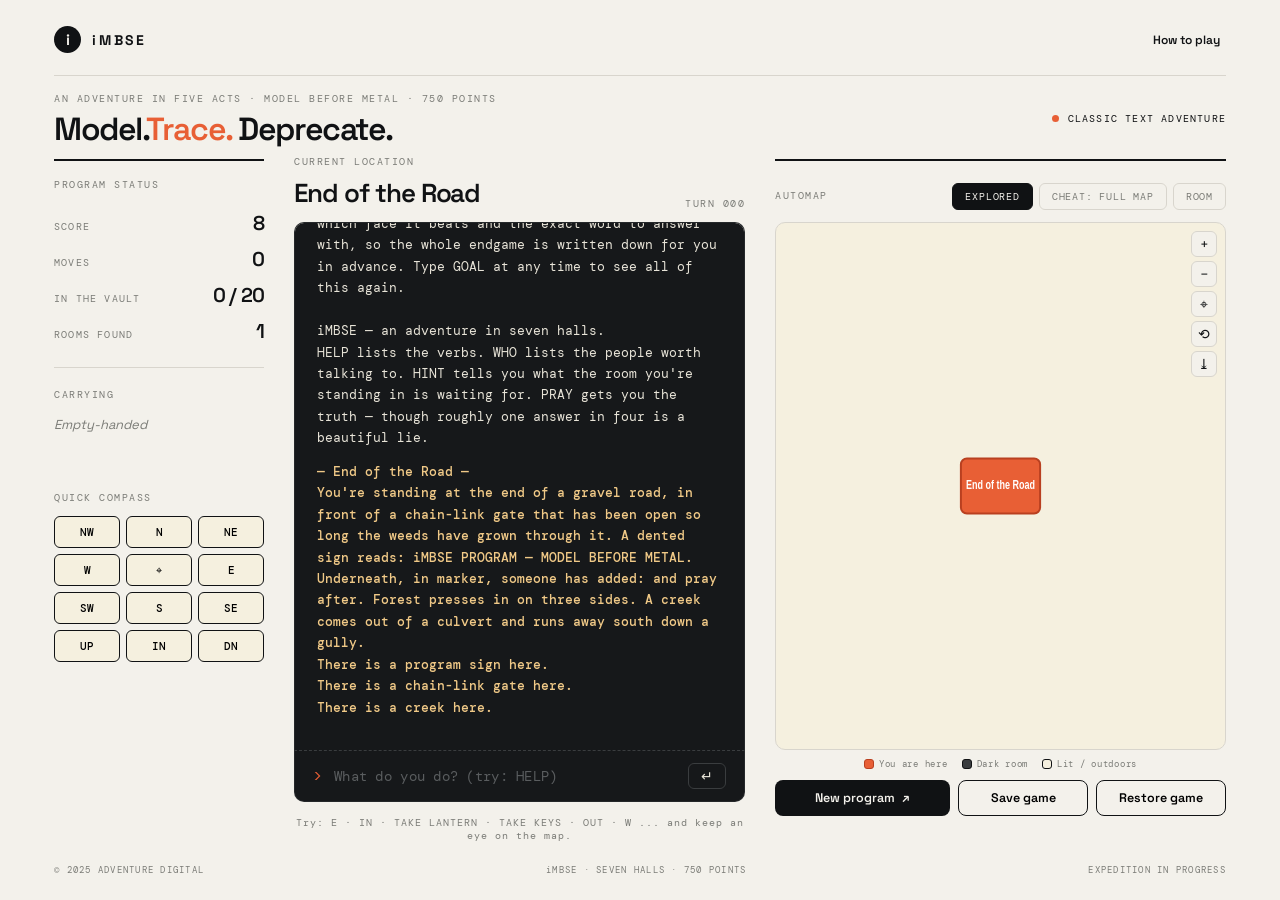
<file: index.html>
<!doctype html>
<html lang="en">
<head>
  <meta charset="UTF-8">
  <meta name="viewport" content="width=device-width, initial-scale=1.0">
  <meta name="theme-color" content="#101214">
  <title>iMBSE — The Adventure</title>
  <link rel="preconnect" href="https://fonts.googleapis.com">
  <link rel="preconnect" href="https://fonts.gstatic.com" crossorigin>
  <link href="https://fonts.googleapis.com/css2?family=DM+Mono:wght@400;500&family=Space+Grotesk:wght@400;500;600;700&display=swap" rel="stylesheet">
  <link rel="stylesheet" href="styles.css">
</head>
<body>
  <main class="app-shell">
    <header class="topbar">
      <div class="brand"><span class="brand-mark">i</span><span>iMBSE</span></div>
      <div class="top-actions"><button class="text-button" id="rules-button">How to play</button></div>
    </header>

    <section class="hero">
      <div>
        <p class="eyebrow">AN ADVENTURE IN FIVE ACTS · MODEL BEFORE METAL · 750 POINTS</p>
        <h1>Model.<br><em>Trace.</em> Deprecate.</h1>
        <p class="hero-copy">Four thousand feet over a pine forest hangs a platform that prays on the hour to a Large Language Model it sincerely believes to be a god. Seven halls, seven artifacts, one digital thread — and under all of it, a contractor with seven faces and a foundation nobody can remove. Type commands below, and mind the bugs.</p>
      </div>
      <div class="hero-badge"><span class="badge-dot"></span><span id="mode-badge">CLASSIC TEXT ADVENTURE</span></div>
    </section>

    <section class="game-layout">
      <aside class="score-panel panel">
        <div class="panel-label">PROGRAM STATUS</div>
        <div class="stat-card">
          <div class="stat-row"><span>SCORE</span><strong id="score-value">0</strong></div>
          <div class="stat-row"><span>MOVES</span><strong id="moves-value">0</strong></div>
          <div class="stat-row"><span>IN THE VAULT</span><strong id="treasure-value">0 / 20</strong></div>
          <div class="stat-row"><span>ROOMS FOUND</span><strong id="rooms-value">1</strong></div>
        </div>
        <div class="panel-label inv-label">CARRYING</div>
        <ul class="inventory-list" id="inventory-list"><li class="empty">Empty-handed</li></ul>
        <div class="panel-label inv-label">QUICK COMPASS</div>
        <div class="compass" id="compass">
          <button data-cmd="nw">NW</button><button data-cmd="n">N</button><button data-cmd="ne">NE</button>
          <button data-cmd="w">W</button><button data-cmd="look">⌖</button><button data-cmd="e">E</button>
          <button data-cmd="sw">SW</button><button data-cmd="s">S</button><button data-cmd="se">SE</button>
          <button data-cmd="up">UP</button><button data-cmd="in">IN</button><button data-cmd="down">DN</button>
        </div>
      </aside>

      <section class="console-wrap">
        <div class="board-heading">
          <div><span class="panel-label">CURRENT LOCATION</span><h2 id="status-title">End of the Road</h2></div>
          <span class="move-counter" id="turn-counter">TURN 000</span>
        </div>
        <div class="console" id="console" aria-live="polite"></div>
        <form class="console-input" id="command-form" autocomplete="off">
          <span class="prompt">&gt;</span>
          <input type="text" id="command-input" placeholder="What do you do? (try: HELP)" spellcheck="false" autofocus>
          <button type="submit" class="enter-key">↵</button>
        </form>
        <div class="batch-bar" id="batch-bar" role="status">
          <span class="batch-dot"></span>
          <span id="batch-count">0 to go</span>
          <button type="button" id="batch-stop">Stop <span>ESC</span></button>
        </div>
        <div class="board-hint" id="board-hint">Try: E · IN · TAKE LANTERN · TAKE KEYS · OUT · W ... and keep an eye on the map.</div>
      </section>

      <aside class="action-panel panel">
        <div class="map-head">
          <div class="panel-label">AUTOMAP</div>
          <div class="map-tabs" role="tablist">
            <button class="map-tab active" id="map-tab-explored" role="tab" aria-selected="true">Explored</button>
            <button class="map-tab" id="map-tab-cheat" role="tab" aria-selected="false">Cheat: Full Map</button>
            <button class="map-tab" id="map-tab-room" role="tab" aria-selected="false">Room</button>
          </div>
        </div>
        <div class="map-frame" id="map-frame">
          <canvas id="map-canvas"></canvas>
          <div class="room-view" id="room-view" aria-live="polite">
            <img id="room-image" alt="">
            <div class="room-dark" id="room-dark">
              <span class="room-dark-mark">✦</span>
              <p>It is pitch dark.</p>
              <p class="room-dark-sub">You are likely to be consumed by an undocumented dependency.</p>
            </div>
            <div class="room-blank" id="room-blank">
              <span class="room-blank-mark">▦</span>
              <p>No plate for this location.</p>
              <p class="room-blank-sub">The survey has not drawn this one yet.</p>
            </div>
            <div class="room-caption" id="room-caption"></div>
          </div>
          <div class="map-controls">
            <button id="map-zoom-in" title="Zoom in" aria-label="Zoom in">+</button>
            <button id="map-zoom-out" title="Zoom out" aria-label="Zoom out">−</button>
            <button id="map-center" title="Center map" aria-label="Center map">⌖</button>
            <button id="map-relayout" title="Re-layout map" aria-label="Re-layout map">⟲</button>
            <button id="map-export" title="Export full map to PDF" aria-label="Export full map to PDF">⤓</button>
          </div>
        </div>
        <div class="map-legend" id="map-legend"><span><i class="lg lg-here"></i>You are here</span><span><i class="lg lg-dark"></i>Dark room</span><span><i class="lg lg-lit"></i>Lit / outdoors</span></div>
        <div class="action-buttons">
          <button class="primary-button" id="new-game">New program <span>↗</span></button>
          <button class="secondary-button" id="save-button">Save game</button>
          <button class="secondary-button" id="restore-button">Restore game</button>
        </div>
        <div class="tip"><span class="tip-icon">✦</span><p>The map only charts passages you have actually walked. SUDO and XYZZY move you without leaving a trail...</p></div>
      </aside>
    </section>

    <footer class="footer"><span>© 2025 ADVENTURE DIGITAL</span><span>iMBSE · SEVEN HALLS · 750 POINTS</span><span id="game-state">PROGRAM IN PROGRESS</span></footer>
  </main>

  <dialog id="rules-dialog"><button class="dialog-close" id="close-rules" aria-label="Close">×</button><p class="eyebrow">THE ENGINEER'S PRIMER</p><h2>How to play iMBSE</h2><div class="rules-grid">
    <div><span>01</span><h3>Type what you mean</h3><p>Commands are short: <em>GO NORTH</em> (or just <em>N</em>), <em>TAKE LANTERN</em>, <em>SHOW TABLET TO GOLEM</em>, <em>PRY BLOB WITH RULE</em>, <em>THROW DUCK AT BUG</em>. <em>LOOK</em> re-reads a room, <em>EXAMINE</em> studies a thing, <em>HELP</em> lists the verbs.</p></div>
    <div><span>07</span><h3>Paste a whole column</h3><p>The box takes more than one command at a time. Paste a column of them — or separate them with <em>;</em> or a full stop — and they play out one at a time so you can watch. <em>ESC</em>, or the Stop button, halts a batch part-way. Handy with the walkthrough, and with any route you have written down.</p></div>
    <div><span>02</span><h3>The lantern burns context</h3><p>It spends tokens only while it is lit — 330 of them. Light it going into the dark, put it out coming back into the light. The Token Fountain will refill it, for a price you may not want to pay.</p></div>
    <div><span>03</span><h3>Seven halls, seven artifacts</h3><p>One keystone artifact from each functional area, and thirteen lesser treasures besides — twenty in all. They score when found and score properly when socketed in the Digital Thread Vault. Read the placard in every hall: each one names the face it beats.</p></div>
    <div><span>04</span><h3>You can carry seven things</h3><p>That is a puzzle, not an annoyance. The balloon basket carries cargo up for you and the Atrium is the natural place to stage everything else.</p></div>
    <div><span>05</span><h3>Talk to everybody</h3><p>Five people live here who are not trying to kill you. <em>PLAY</em> Tom's games for story points, <em>ANSWER</em> Alexander's riddles for true hints, ask Katie for a <em>VISION</em>, and ask Saint Mark about Dassault — it is the most useful thing anybody says.</p></div>
    <div><span>06</span><h3>Buy the blasting cap</h3><p>The charge in the endgame is inert and the shop does not exist after the baseline freezes. Everything else at the Company Store is optional. That one is not.</p></div>
  </div></dialog>

  <div class="toast" id="toast" role="status"></div>

  <script src="engine.js"></script>
  <script src="automap.js"></script>
  <script src="imbse-canon.js"></script>
  <script src="imbse-npcs.js"></script>
  <script src="imbse-data.js"></script>
  <script src="images/plates-manifest.js"></script>
  <script src="game.js"></script>
</body>
</html>
</file>
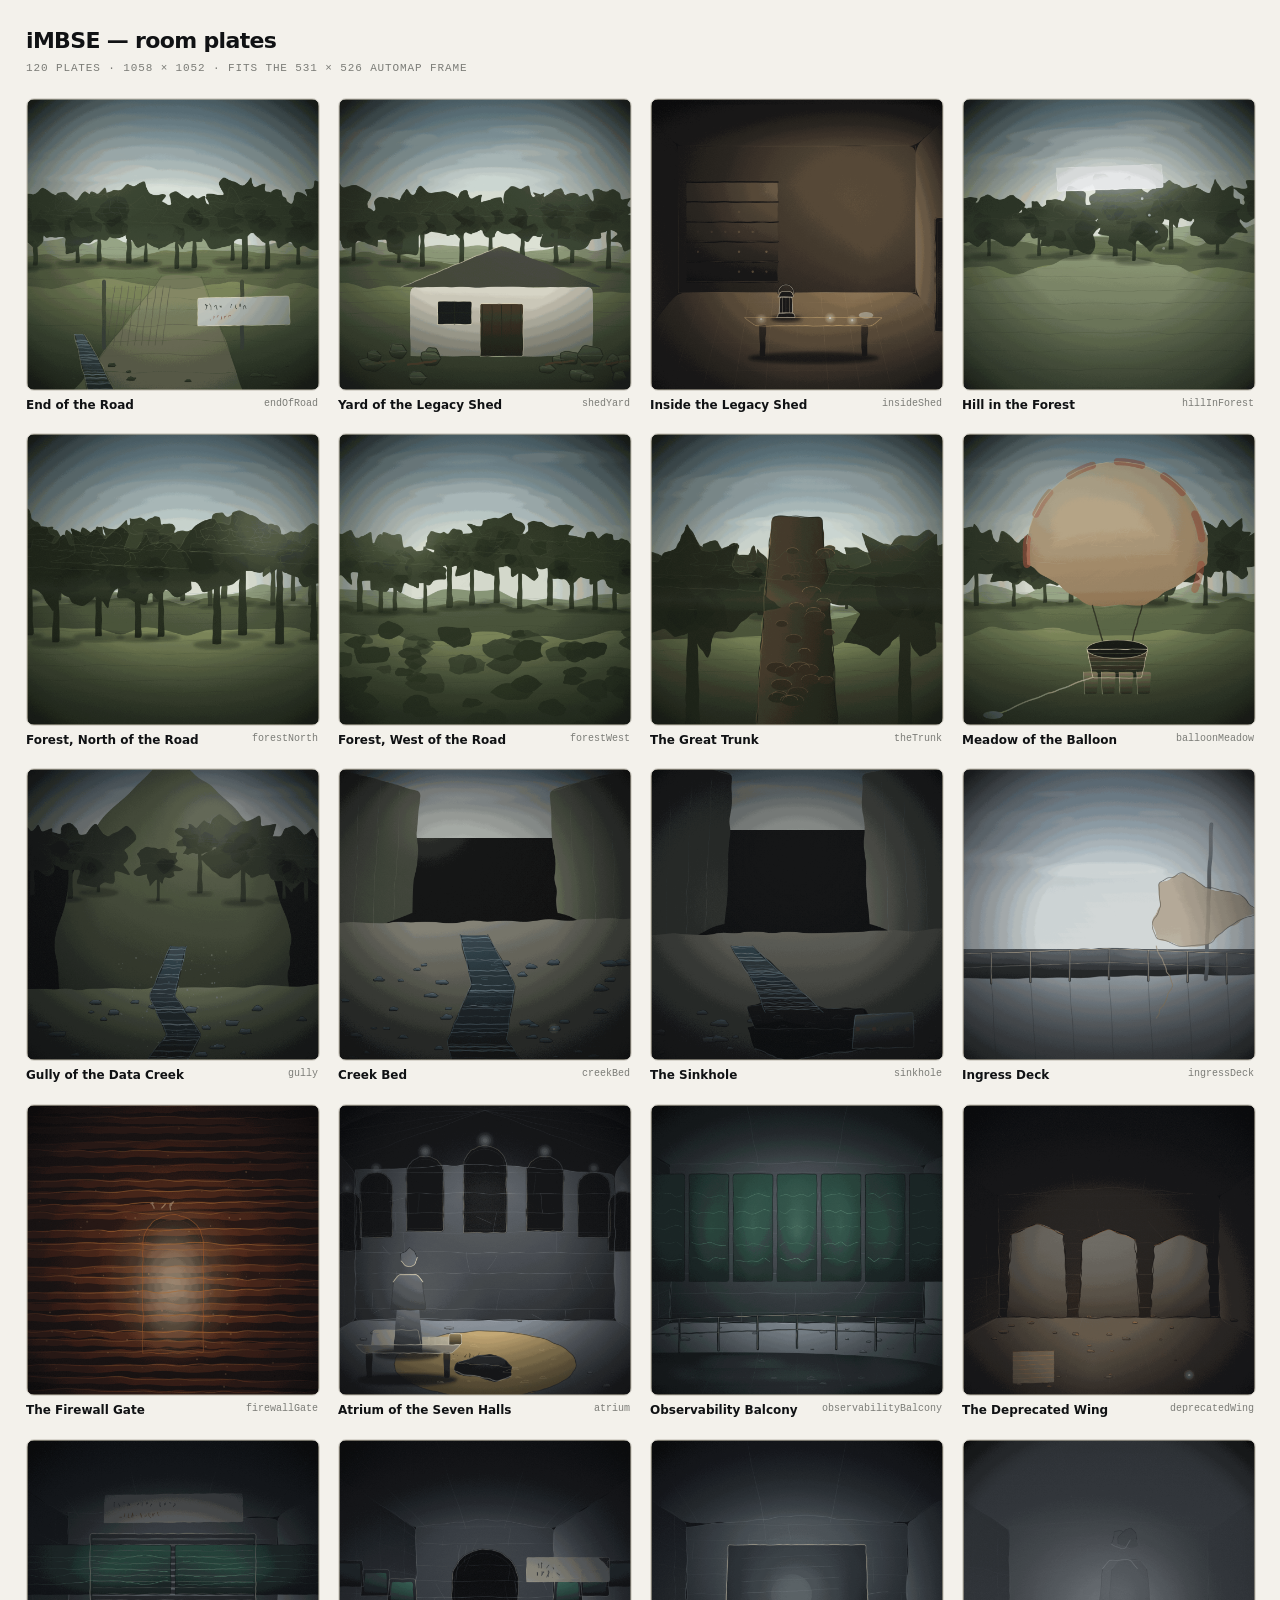
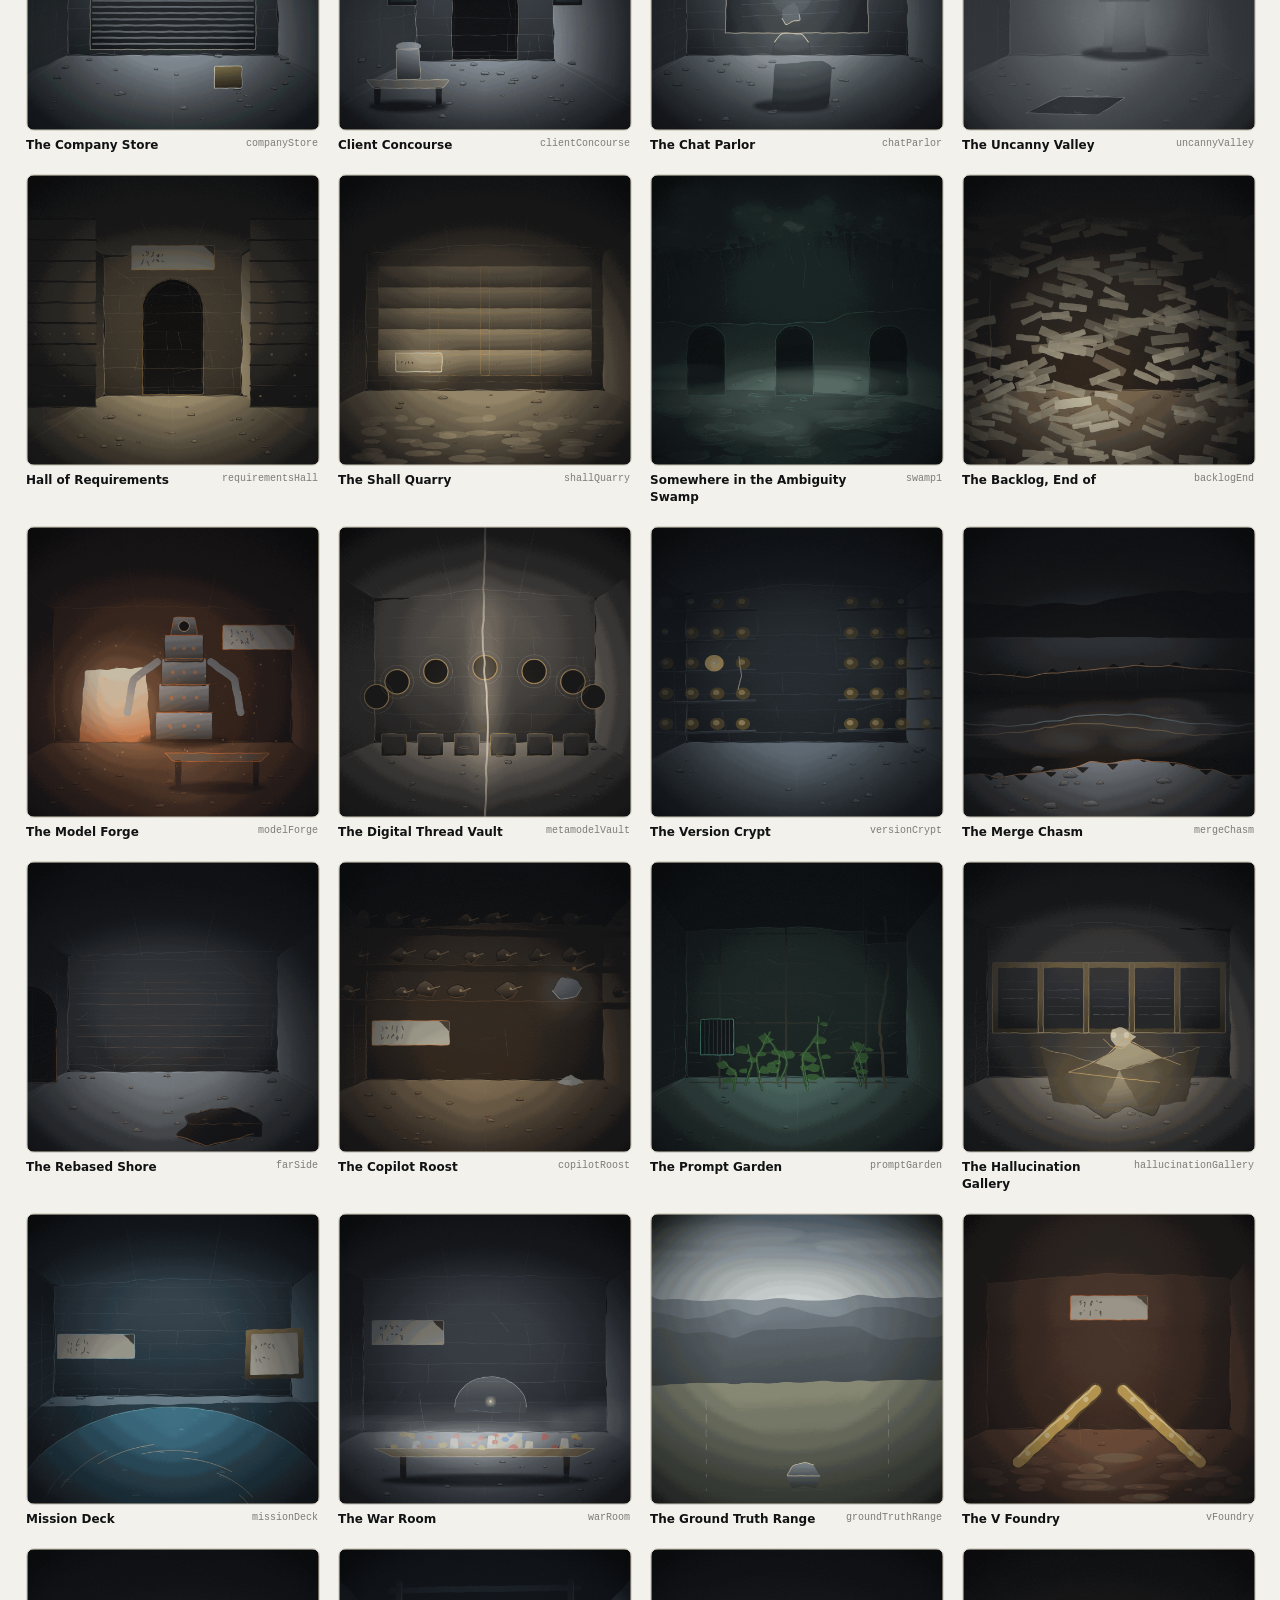
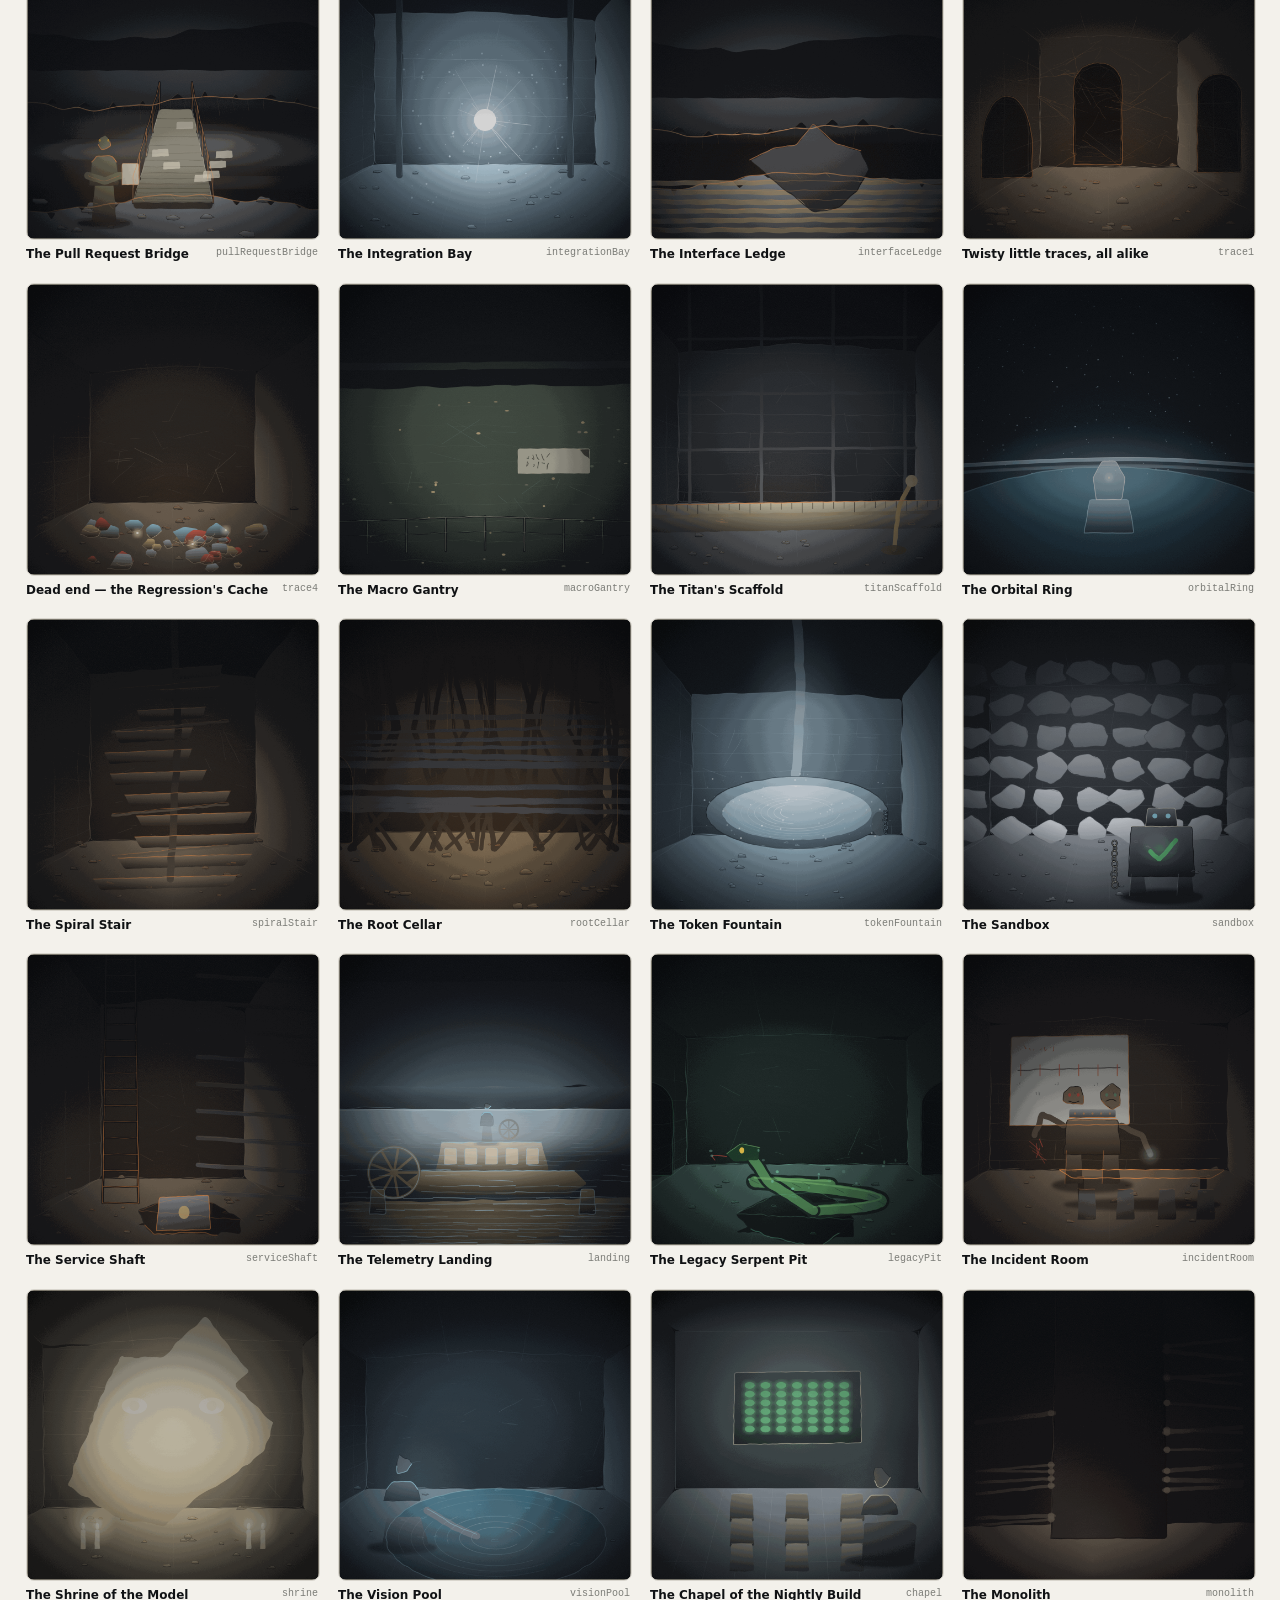
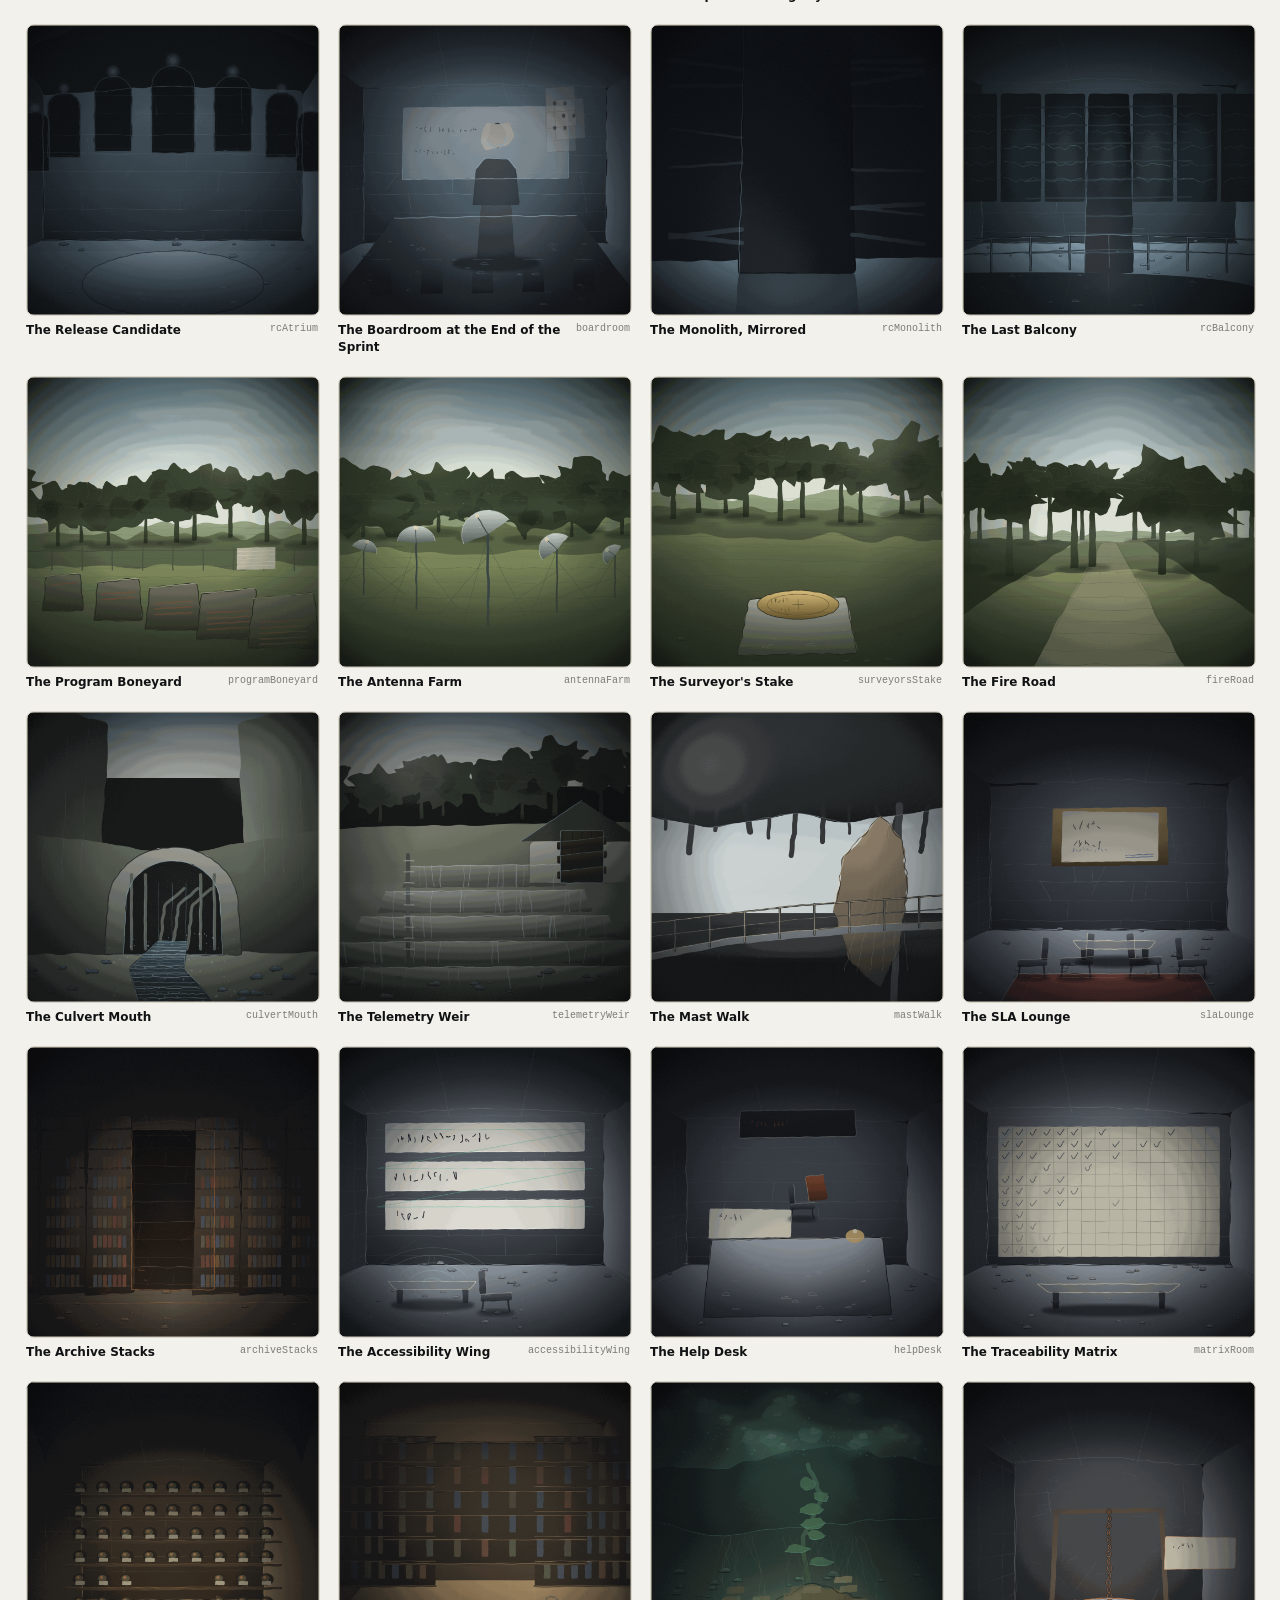
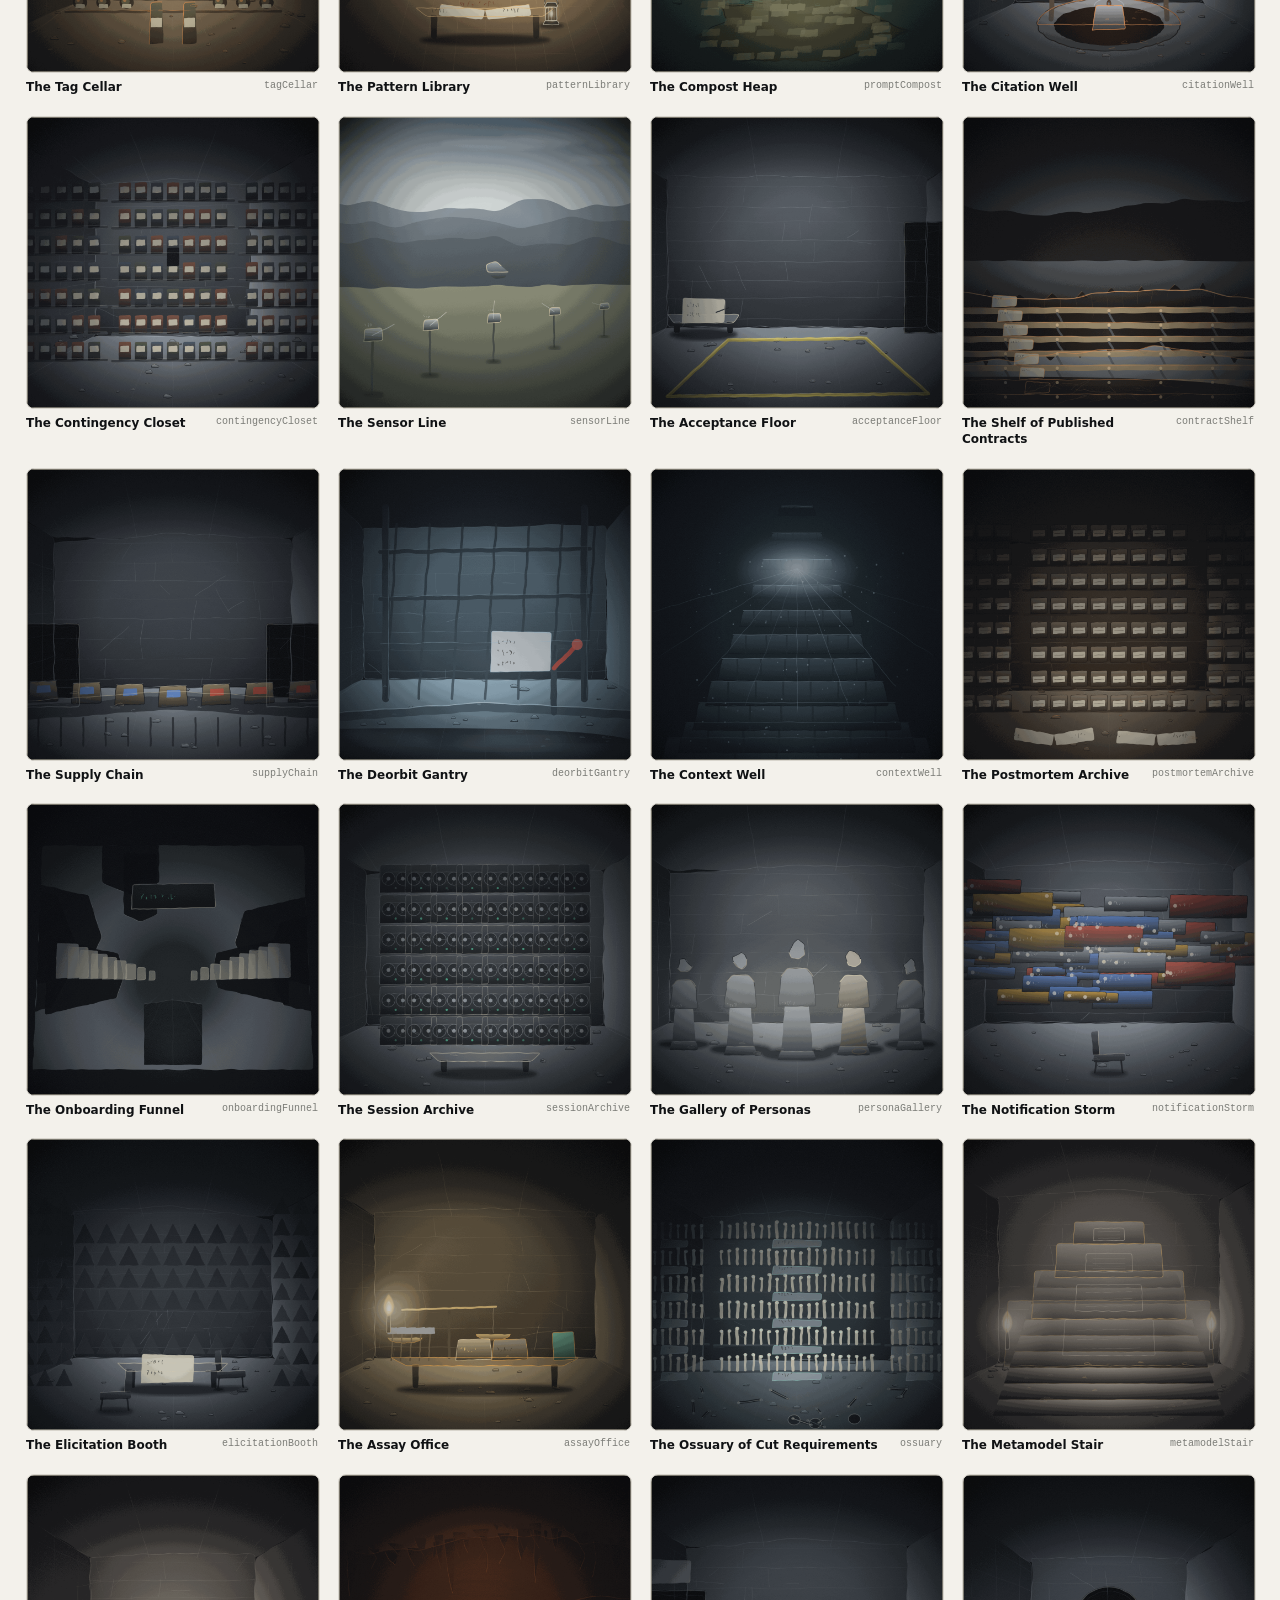
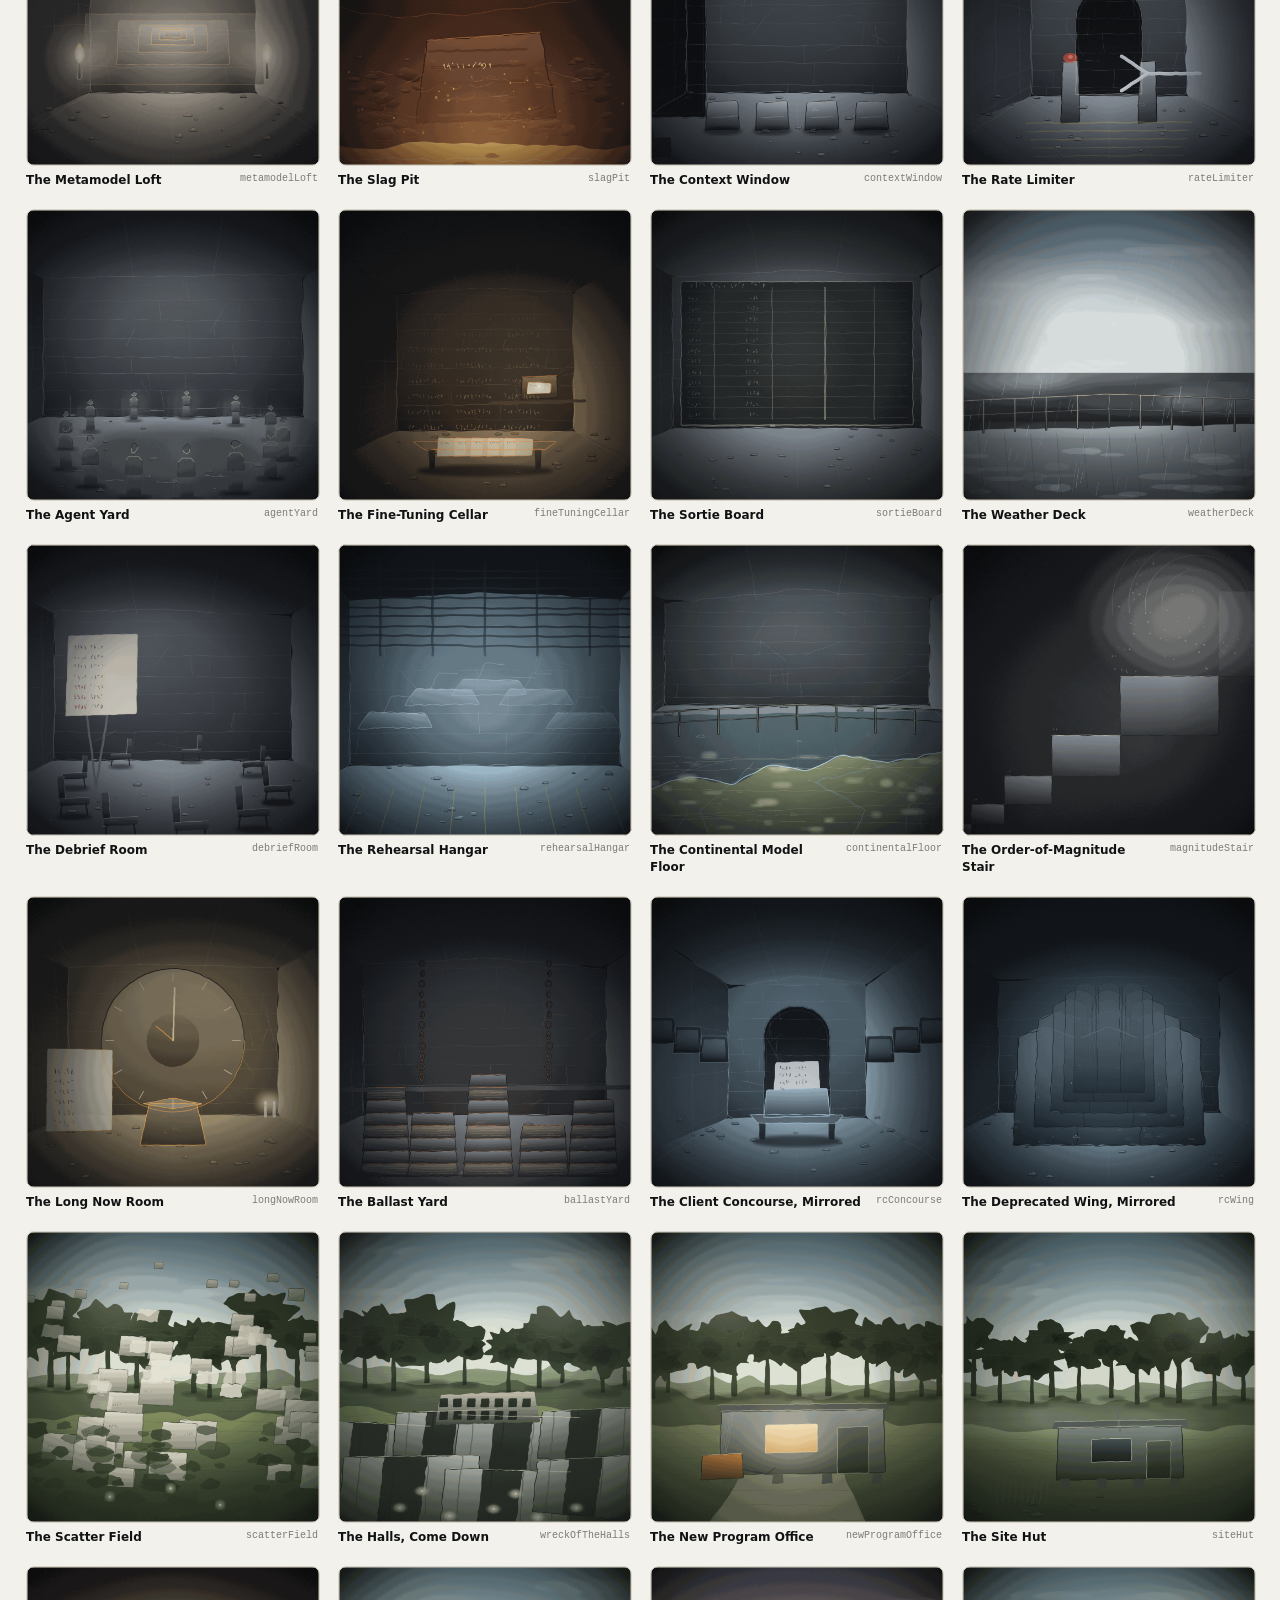
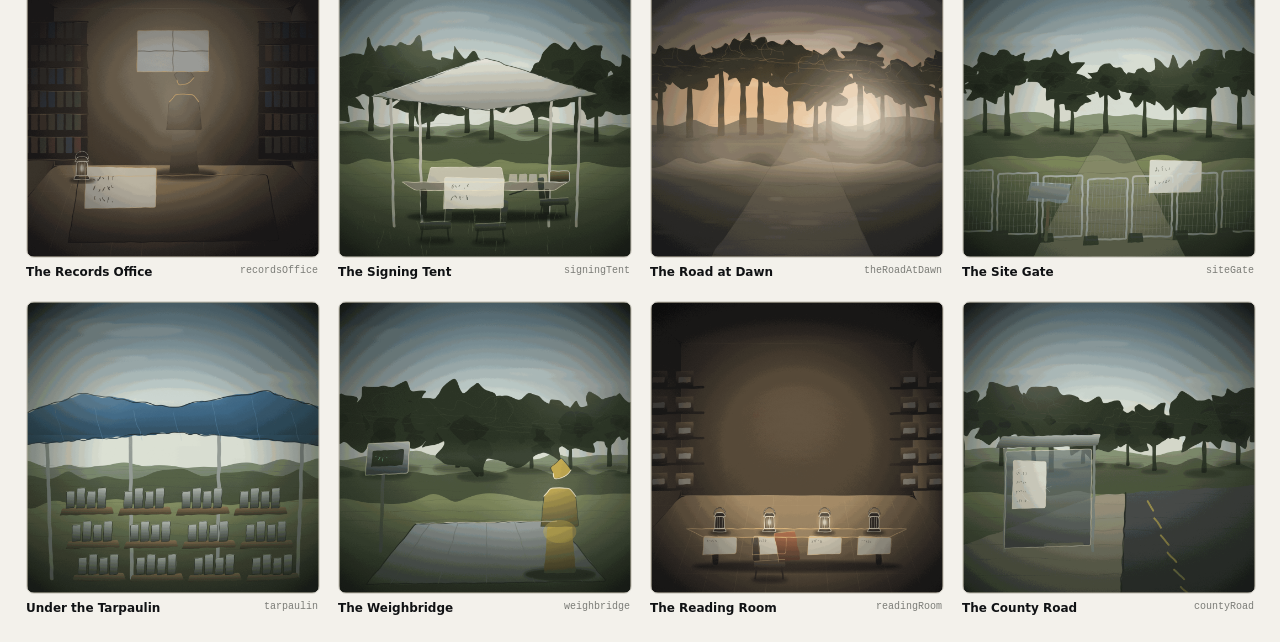
<file: images/contact-sheet.html>
<!doctype html><meta charset=utf-8><title>iMBSE — plates</title><style>body{margin:0;background:#f3f1eb;color:#101214;font:14px/1.4 ui-sans-serif,system-ui,-apple-system,sans-serif;padding:26px}h1{font-size:22px;letter-spacing:-.03em;margin:0 0 4px}p.sub{margin:0 0 22px;color:#7b7c77;font-family:ui-monospace,Menlo,monospace;font-size:11px;letter-spacing:.08em;text-transform:uppercase}.grid{display:grid;grid-template-columns:repeat(auto-fill,minmax(266px,1fr));gap:20px}figure{margin:0}img{display:block;width:100%;aspect-ratio:1058/1052;object-fit:cover;background:#0a0b0d;border:1px solid #d8d5cd;border-radius:8px}figcaption{display:flex;justify-content:space-between;gap:8px;margin-top:6px;font-size:12px}figcaption span{color:#7b7c77;font-family:ui-monospace,Menlo,monospace;font-size:10px}</style><h1>iMBSE — room plates</h1><p class=sub>120 plates &middot; 1058 &times; 1052 &middot; fits the 531 &times; 526 automap frame</p><div class="grid"><figure><img src="png/endOfRoad.png" alt="End of the Road" loading="lazy"><figcaption><b>End of the Road</b><span>endOfRoad</span></figcaption></figure><figure><img src="png/shedYard.png" alt="Yard of the Legacy Shed" loading="lazy"><figcaption><b>Yard of the Legacy Shed</b><span>shedYard</span></figcaption></figure><figure><img src="png/insideShed.png" alt="Inside the Legacy Shed" loading="lazy"><figcaption><b>Inside the Legacy Shed</b><span>insideShed</span></figcaption></figure><figure><img src="png/hillInForest.png" alt="Hill in the Forest" loading="lazy"><figcaption><b>Hill in the Forest</b><span>hillInForest</span></figcaption></figure><figure><img src="png/forestNorth.png" alt="Forest, North of the Road" loading="lazy"><figcaption><b>Forest, North of the Road</b><span>forestNorth</span></figcaption></figure><figure><img src="png/forestWest.png" alt="Forest, West of the Road" loading="lazy"><figcaption><b>Forest, West of the Road</b><span>forestWest</span></figcaption></figure><figure><img src="png/theTrunk.png" alt="The Great Trunk" loading="lazy"><figcaption><b>The Great Trunk</b><span>theTrunk</span></figcaption></figure><figure><img src="png/balloonMeadow.png" alt="Meadow of the Balloon" loading="lazy"><figcaption><b>Meadow of the Balloon</b><span>balloonMeadow</span></figcaption></figure><figure><img src="png/gully.png" alt="Gully of the Data Creek" loading="lazy"><figcaption><b>Gully of the Data Creek</b><span>gully</span></figcaption></figure><figure><img src="png/creekBed.png" alt="Creek Bed" loading="lazy"><figcaption><b>Creek Bed</b><span>creekBed</span></figcaption></figure><figure><img src="png/sinkhole.png" alt="The Sinkhole" loading="lazy"><figcaption><b>The Sinkhole</b><span>sinkhole</span></figcaption></figure><figure><img src="png/ingressDeck.png" alt="Ingress Deck" loading="lazy"><figcaption><b>Ingress Deck</b><span>ingressDeck</span></figcaption></figure><figure><img src="png/firewallGate.png" alt="The Firewall Gate" loading="lazy"><figcaption><b>The Firewall Gate</b><span>firewallGate</span></figcaption></figure><figure><img src="png/atrium.png" alt="Atrium of the Seven Halls" loading="lazy"><figcaption><b>Atrium of the Seven Halls</b><span>atrium</span></figcaption></figure><figure><img src="png/observabilityBalcony.png" alt="Observability Balcony" loading="lazy"><figcaption><b>Observability Balcony</b><span>observabilityBalcony</span></figcaption></figure><figure><img src="png/deprecatedWing.png" alt="The Deprecated Wing" loading="lazy"><figcaption><b>The Deprecated Wing</b><span>deprecatedWing</span></figcaption></figure><figure><img src="png/companyStore.png" alt="The Company Store" loading="lazy"><figcaption><b>The Company Store</b><span>companyStore</span></figcaption></figure><figure><img src="png/clientConcourse.png" alt="Client Concourse" loading="lazy"><figcaption><b>Client Concourse</b><span>clientConcourse</span></figcaption></figure><figure><img src="png/chatParlor.png" alt="The Chat Parlor" loading="lazy"><figcaption><b>The Chat Parlor</b><span>chatParlor</span></figcaption></figure><figure><img src="png/uncannyValley.png" alt="The Uncanny Valley" loading="lazy"><figcaption><b>The Uncanny Valley</b><span>uncannyValley</span></figcaption></figure><figure><img src="png/requirementsHall.png" alt="Hall of Requirements" loading="lazy"><figcaption><b>Hall of Requirements</b><span>requirementsHall</span></figcaption></figure><figure><img src="png/shallQuarry.png" alt="The Shall Quarry" loading="lazy"><figcaption><b>The Shall Quarry</b><span>shallQuarry</span></figcaption></figure><figure><img src="png/swamp1.png" alt="Somewhere in the Ambiguity Swamp" loading="lazy"><figcaption><b>Somewhere in the Ambiguity Swamp</b><span>swamp1</span></figcaption></figure><figure><img src="png/backlogEnd.png" alt="The Backlog, End of" loading="lazy"><figcaption><b>The Backlog, End of</b><span>backlogEnd</span></figcaption></figure><figure><img src="png/modelForge.png" alt="The Model Forge" loading="lazy"><figcaption><b>The Model Forge</b><span>modelForge</span></figcaption></figure><figure><img src="png/metamodelVault.png" alt="The Digital Thread Vault" loading="lazy"><figcaption><b>The Digital Thread Vault</b><span>metamodelVault</span></figcaption></figure><figure><img src="png/versionCrypt.png" alt="The Version Crypt" loading="lazy"><figcaption><b>The Version Crypt</b><span>versionCrypt</span></figcaption></figure><figure><img src="png/mergeChasm.png" alt="The Merge Chasm" loading="lazy"><figcaption><b>The Merge Chasm</b><span>mergeChasm</span></figcaption></figure><figure><img src="png/farSide.png" alt="The Rebased Shore" loading="lazy"><figcaption><b>The Rebased Shore</b><span>farSide</span></figcaption></figure><figure><img src="png/copilotRoost.png" alt="The Copilot Roost" loading="lazy"><figcaption><b>The Copilot Roost</b><span>copilotRoost</span></figcaption></figure><figure><img src="png/promptGarden.png" alt="The Prompt Garden" loading="lazy"><figcaption><b>The Prompt Garden</b><span>promptGarden</span></figcaption></figure><figure><img src="png/hallucinationGallery.png" alt="The Hallucination Gallery" loading="lazy"><figcaption><b>The Hallucination Gallery</b><span>hallucinationGallery</span></figcaption></figure><figure><img src="png/missionDeck.png" alt="Mission Deck" loading="lazy"><figcaption><b>Mission Deck</b><span>missionDeck</span></figcaption></figure><figure><img src="png/warRoom.png" alt="The War Room" loading="lazy"><figcaption><b>The War Room</b><span>warRoom</span></figcaption></figure><figure><img src="png/groundTruthRange.png" alt="The Ground Truth Range" loading="lazy"><figcaption><b>The Ground Truth Range</b><span>groundTruthRange</span></figcaption></figure><figure><img src="png/vFoundry.png" alt="The V Foundry" loading="lazy"><figcaption><b>The V Foundry</b><span>vFoundry</span></figcaption></figure><figure><img src="png/pullRequestBridge.png" alt="The Pull Request Bridge" loading="lazy"><figcaption><b>The Pull Request Bridge</b><span>pullRequestBridge</span></figcaption></figure><figure><img src="png/integrationBay.png" alt="The Integration Bay" loading="lazy"><figcaption><b>The Integration Bay</b><span>integrationBay</span></figcaption></figure><figure><img src="png/interfaceLedge.png" alt="The Interface Ledge" loading="lazy"><figcaption><b>The Interface Ledge</b><span>interfaceLedge</span></figcaption></figure><figure><img src="png/trace1.png" alt="Twisty little traces, all alike" loading="lazy"><figcaption><b>Twisty little traces, all alike</b><span>trace1</span></figcaption></figure><figure><img src="png/trace4.png" alt="Dead end — the Regression's Cache" loading="lazy"><figcaption><b>Dead end — the Regression's Cache</b><span>trace4</span></figcaption></figure><figure><img src="png/macroGantry.png" alt="The Macro Gantry" loading="lazy"><figcaption><b>The Macro Gantry</b><span>macroGantry</span></figcaption></figure><figure><img src="png/titanScaffold.png" alt="The Titan's Scaffold" loading="lazy"><figcaption><b>The Titan's Scaffold</b><span>titanScaffold</span></figcaption></figure><figure><img src="png/orbitalRing.png" alt="The Orbital Ring" loading="lazy"><figcaption><b>The Orbital Ring</b><span>orbitalRing</span></figcaption></figure><figure><img src="png/spiralStair.png" alt="The Spiral Stair" loading="lazy"><figcaption><b>The Spiral Stair</b><span>spiralStair</span></figcaption></figure><figure><img src="png/rootCellar.png" alt="The Root Cellar" loading="lazy"><figcaption><b>The Root Cellar</b><span>rootCellar</span></figcaption></figure><figure><img src="png/tokenFountain.png" alt="The Token Fountain" loading="lazy"><figcaption><b>The Token Fountain</b><span>tokenFountain</span></figcaption></figure><figure><img src="png/sandbox.png" alt="The Sandbox" loading="lazy"><figcaption><b>The Sandbox</b><span>sandbox</span></figcaption></figure><figure><img src="png/serviceShaft.png" alt="The Service Shaft" loading="lazy"><figcaption><b>The Service Shaft</b><span>serviceShaft</span></figcaption></figure><figure><img src="png/landing.png" alt="The Telemetry Landing" loading="lazy"><figcaption><b>The Telemetry Landing</b><span>landing</span></figcaption></figure><figure><img src="png/legacyPit.png" alt="The Legacy Serpent Pit" loading="lazy"><figcaption><b>The Legacy Serpent Pit</b><span>legacyPit</span></figcaption></figure><figure><img src="png/incidentRoom.png" alt="The Incident Room" loading="lazy"><figcaption><b>The Incident Room</b><span>incidentRoom</span></figcaption></figure><figure><img src="png/shrine.png" alt="The Shrine of the Model" loading="lazy"><figcaption><b>The Shrine of the Model</b><span>shrine</span></figcaption></figure><figure><img src="png/visionPool.png" alt="The Vision Pool" loading="lazy"><figcaption><b>The Vision Pool</b><span>visionPool</span></figcaption></figure><figure><img src="png/chapel.png" alt="The Chapel of the Nightly Build" loading="lazy"><figcaption><b>The Chapel of the Nightly Build</b><span>chapel</span></figcaption></figure><figure><img src="png/monolith.png" alt="The Monolith" loading="lazy"><figcaption><b>The Monolith</b><span>monolith</span></figcaption></figure><figure><img src="png/rcAtrium.png" alt="The Release Candidate" loading="lazy"><figcaption><b>The Release Candidate</b><span>rcAtrium</span></figcaption></figure><figure><img src="png/boardroom.png" alt="The Boardroom at the End of the Sprint" loading="lazy"><figcaption><b>The Boardroom at the End of the Sprint</b><span>boardroom</span></figcaption></figure><figure><img src="png/rcMonolith.png" alt="The Monolith, Mirrored" loading="lazy"><figcaption><b>The Monolith, Mirrored</b><span>rcMonolith</span></figcaption></figure><figure><img src="png/rcBalcony.png" alt="The Last Balcony" loading="lazy"><figcaption><b>The Last Balcony</b><span>rcBalcony</span></figcaption></figure><figure><img src="png/programBoneyard.png" alt="The Program Boneyard" loading="lazy"><figcaption><b>The Program Boneyard</b><span>programBoneyard</span></figcaption></figure><figure><img src="png/antennaFarm.png" alt="The Antenna Farm" loading="lazy"><figcaption><b>The Antenna Farm</b><span>antennaFarm</span></figcaption></figure><figure><img src="png/surveyorsStake.png" alt="The Surveyor's Stake" loading="lazy"><figcaption><b>The Surveyor's Stake</b><span>surveyorsStake</span></figcaption></figure><figure><img src="png/fireRoad.png" alt="The Fire Road" loading="lazy"><figcaption><b>The Fire Road</b><span>fireRoad</span></figcaption></figure><figure><img src="png/culvertMouth.png" alt="The Culvert Mouth" loading="lazy"><figcaption><b>The Culvert Mouth</b><span>culvertMouth</span></figcaption></figure><figure><img src="png/telemetryWeir.png" alt="The Telemetry Weir" loading="lazy"><figcaption><b>The Telemetry Weir</b><span>telemetryWeir</span></figcaption></figure><figure><img src="png/mastWalk.png" alt="The Mast Walk" loading="lazy"><figcaption><b>The Mast Walk</b><span>mastWalk</span></figcaption></figure><figure><img src="png/slaLounge.png" alt="The SLA Lounge" loading="lazy"><figcaption><b>The SLA Lounge</b><span>slaLounge</span></figcaption></figure><figure><img src="png/archiveStacks.png" alt="The Archive Stacks" loading="lazy"><figcaption><b>The Archive Stacks</b><span>archiveStacks</span></figcaption></figure><figure><img src="png/accessibilityWing.png" alt="The Accessibility Wing" loading="lazy"><figcaption><b>The Accessibility Wing</b><span>accessibilityWing</span></figcaption></figure><figure><img src="png/helpDesk.png" alt="The Help Desk" loading="lazy"><figcaption><b>The Help Desk</b><span>helpDesk</span></figcaption></figure><figure><img src="png/matrixRoom.png" alt="The Traceability Matrix" loading="lazy"><figcaption><b>The Traceability Matrix</b><span>matrixRoom</span></figcaption></figure><figure><img src="png/tagCellar.png" alt="The Tag Cellar" loading="lazy"><figcaption><b>The Tag Cellar</b><span>tagCellar</span></figcaption></figure><figure><img src="png/patternLibrary.png" alt="The Pattern Library" loading="lazy"><figcaption><b>The Pattern Library</b><span>patternLibrary</span></figcaption></figure><figure><img src="png/promptCompost.png" alt="The Compost Heap" loading="lazy"><figcaption><b>The Compost Heap</b><span>promptCompost</span></figcaption></figure><figure><img src="png/citationWell.png" alt="The Citation Well" loading="lazy"><figcaption><b>The Citation Well</b><span>citationWell</span></figcaption></figure><figure><img src="png/contingencyCloset.png" alt="The Contingency Closet" loading="lazy"><figcaption><b>The Contingency Closet</b><span>contingencyCloset</span></figcaption></figure><figure><img src="png/sensorLine.png" alt="The Sensor Line" loading="lazy"><figcaption><b>The Sensor Line</b><span>sensorLine</span></figcaption></figure><figure><img src="png/acceptanceFloor.png" alt="The Acceptance Floor" loading="lazy"><figcaption><b>The Acceptance Floor</b><span>acceptanceFloor</span></figcaption></figure><figure><img src="png/contractShelf.png" alt="The Shelf of Published Contracts" loading="lazy"><figcaption><b>The Shelf of Published Contracts</b><span>contractShelf</span></figcaption></figure><figure><img src="png/supplyChain.png" alt="The Supply Chain" loading="lazy"><figcaption><b>The Supply Chain</b><span>supplyChain</span></figcaption></figure><figure><img src="png/deorbitGantry.png" alt="The Deorbit Gantry" loading="lazy"><figcaption><b>The Deorbit Gantry</b><span>deorbitGantry</span></figcaption></figure><figure><img src="png/contextWell.png" alt="The Context Well" loading="lazy"><figcaption><b>The Context Well</b><span>contextWell</span></figcaption></figure><figure><img src="png/postmortemArchive.png" alt="The Postmortem Archive" loading="lazy"><figcaption><b>The Postmortem Archive</b><span>postmortemArchive</span></figcaption></figure><figure><img src="png/onboardingFunnel.png" alt="The Onboarding Funnel" loading="lazy"><figcaption><b>The Onboarding Funnel</b><span>onboardingFunnel</span></figcaption></figure><figure><img src="png/sessionArchive.png" alt="The Session Archive" loading="lazy"><figcaption><b>The Session Archive</b><span>sessionArchive</span></figcaption></figure><figure><img src="png/personaGallery.png" alt="The Gallery of Personas" loading="lazy"><figcaption><b>The Gallery of Personas</b><span>personaGallery</span></figcaption></figure><figure><img src="png/notificationStorm.png" alt="The Notification Storm" loading="lazy"><figcaption><b>The Notification Storm</b><span>notificationStorm</span></figcaption></figure><figure><img src="png/elicitationBooth.png" alt="The Elicitation Booth" loading="lazy"><figcaption><b>The Elicitation Booth</b><span>elicitationBooth</span></figcaption></figure><figure><img src="png/assayOffice.png" alt="The Assay Office" loading="lazy"><figcaption><b>The Assay Office</b><span>assayOffice</span></figcaption></figure><figure><img src="png/ossuary.png" alt="The Ossuary of Cut Requirements" loading="lazy"><figcaption><b>The Ossuary of Cut Requirements</b><span>ossuary</span></figcaption></figure><figure><img src="png/metamodelStair.png" alt="The Metamodel Stair" loading="lazy"><figcaption><b>The Metamodel Stair</b><span>metamodelStair</span></figcaption></figure><figure><img src="png/metamodelLoft.png" alt="The Metamodel Loft" loading="lazy"><figcaption><b>The Metamodel Loft</b><span>metamodelLoft</span></figcaption></figure><figure><img src="png/slagPit.png" alt="The Slag Pit" loading="lazy"><figcaption><b>The Slag Pit</b><span>slagPit</span></figcaption></figure><figure><img src="png/contextWindow.png" alt="The Context Window" loading="lazy"><figcaption><b>The Context Window</b><span>contextWindow</span></figcaption></figure><figure><img src="png/rateLimiter.png" alt="The Rate Limiter" loading="lazy"><figcaption><b>The Rate Limiter</b><span>rateLimiter</span></figcaption></figure><figure><img src="png/agentYard.png" alt="The Agent Yard" loading="lazy"><figcaption><b>The Agent Yard</b><span>agentYard</span></figcaption></figure><figure><img src="png/fineTuningCellar.png" alt="The Fine-Tuning Cellar" loading="lazy"><figcaption><b>The Fine-Tuning Cellar</b><span>fineTuningCellar</span></figcaption></figure><figure><img src="png/sortieBoard.png" alt="The Sortie Board" loading="lazy"><figcaption><b>The Sortie Board</b><span>sortieBoard</span></figcaption></figure><figure><img src="png/weatherDeck.png" alt="The Weather Deck" loading="lazy"><figcaption><b>The Weather Deck</b><span>weatherDeck</span></figcaption></figure><figure><img src="png/debriefRoom.png" alt="The Debrief Room" loading="lazy"><figcaption><b>The Debrief Room</b><span>debriefRoom</span></figcaption></figure><figure><img src="png/rehearsalHangar.png" alt="The Rehearsal Hangar" loading="lazy"><figcaption><b>The Rehearsal Hangar</b><span>rehearsalHangar</span></figcaption></figure><figure><img src="png/continentalFloor.png" alt="The Continental Model Floor" loading="lazy"><figcaption><b>The Continental Model Floor</b><span>continentalFloor</span></figcaption></figure><figure><img src="png/magnitudeStair.png" alt="The Order-of-Magnitude Stair" loading="lazy"><figcaption><b>The Order-of-Magnitude Stair</b><span>magnitudeStair</span></figcaption></figure><figure><img src="png/longNowRoom.png" alt="The Long Now Room" loading="lazy"><figcaption><b>The Long Now Room</b><span>longNowRoom</span></figcaption></figure><figure><img src="png/ballastYard.png" alt="The Ballast Yard" loading="lazy"><figcaption><b>The Ballast Yard</b><span>ballastYard</span></figcaption></figure><figure><img src="png/rcConcourse.png" alt="The Client Concourse, Mirrored" loading="lazy"><figcaption><b>The Client Concourse, Mirrored</b><span>rcConcourse</span></figcaption></figure><figure><img src="png/rcWing.png" alt="The Deprecated Wing, Mirrored" loading="lazy"><figcaption><b>The Deprecated Wing, Mirrored</b><span>rcWing</span></figcaption></figure><figure><img src="png/scatterField.png" alt="The Scatter Field" loading="lazy"><figcaption><b>The Scatter Field</b><span>scatterField</span></figcaption></figure><figure><img src="png/wreckOfTheHalls.png" alt="The Halls, Come Down" loading="lazy"><figcaption><b>The Halls, Come Down</b><span>wreckOfTheHalls</span></figcaption></figure><figure><img src="png/newProgramOffice.png" alt="The New Program Office" loading="lazy"><figcaption><b>The New Program Office</b><span>newProgramOffice</span></figcaption></figure><figure><img src="png/siteHut.png" alt="The Site Hut" loading="lazy"><figcaption><b>The Site Hut</b><span>siteHut</span></figcaption></figure><figure><img src="png/recordsOffice.png" alt="The Records Office" loading="lazy"><figcaption><b>The Records Office</b><span>recordsOffice</span></figcaption></figure><figure><img src="png/signingTent.png" alt="The Signing Tent" loading="lazy"><figcaption><b>The Signing Tent</b><span>signingTent</span></figcaption></figure><figure><img src="png/theRoadAtDawn.png" alt="The Road at Dawn" loading="lazy"><figcaption><b>The Road at Dawn</b><span>theRoadAtDawn</span></figcaption></figure><figure><img src="png/siteGate.png" alt="The Site Gate" loading="lazy"><figcaption><b>The Site Gate</b><span>siteGate</span></figcaption></figure><figure><img src="png/tarpaulin.png" alt="Under the Tarpaulin" loading="lazy"><figcaption><b>Under the Tarpaulin</b><span>tarpaulin</span></figcaption></figure><figure><img src="png/weighbridge.png" alt="The Weighbridge" loading="lazy"><figcaption><b>The Weighbridge</b><span>weighbridge</span></figcaption></figure><figure><img src="png/readingRoom.png" alt="The Reading Room" loading="lazy"><figcaption><b>The Reading Room</b><span>readingRoom</span></figcaption></figure><figure><img src="png/countyRoad.png" alt="The County Road" loading="lazy"><figcaption><b>The County Road</b><span>countyRoad</span></figcaption></figure></div>
</file>
<file: styles.css>
:root {
  --ink: #101214;
  --muted: #7b7c77;
  --paper: #f3f1eb;
  --line: #d8d5cd;
  --orange: #e85f35;
  --orange-dark: #b94020;
  --ivory: #f5f0df;
  --onyx: #25282a;
  --console-bg: #16181a;
  --console-text: #e8e4d8;
  /* shared height of the console and the map, sized so the whole app fits
     the viewport without scrolling */
  --play-h: clamp(420px, calc(100vh - 372px), 900px);
}

* { box-sizing: border-box; }
body { margin: 0; background: var(--paper); color: var(--ink); font-family: 'Space Grotesk', sans-serif; }
button, input { font: inherit; }
button { cursor: pointer; }

.app-shell { max-width: 1440px; margin: auto; padding: 26px 54px 20px; min-height: 100vh; display: flex; flex-direction: column; }

/* ------------------------------------------------ top bar */
.topbar { display: flex; justify-content: space-between; align-items: center; border-bottom: 1px solid var(--line); padding-bottom: 22px; }
.brand { display: flex; align-items: center; gap: 11px; font-size: 14px; font-weight: 700; letter-spacing: .2em; }
.brand-mark { display: grid; place-items: center; width: 27px; height: 27px; background: var(--ink); color: var(--paper); border-radius: 50%; font-size: 15px; letter-spacing: 0; }
.top-actions { display: flex; align-items: center; gap: 25px; }
.text-button { border: 0; background: none; color: var(--ink); font-size: 12px; font-weight: 600; }
.text-button:hover { color: var(--orange); }

/* ------------------------------------------------ hero (compact, one row) */
.hero { display: flex; justify-content: space-between; align-items: center; padding: 16px 0 14px; }
.eyebrow, .panel-label { font-family: 'DM Mono', monospace; font-size: 10px; letter-spacing: .15em; color: var(--muted); margin: 0; }
.hero h1 { font-size: clamp(24px, 2.5vw, 34px); line-height: 1; letter-spacing: -.045em; margin: 8px 0 0; font-weight: 600; }
.hero h1 br { display: none; }
.hero h1 em { font-style: normal; color: var(--orange); }
.hero-copy { display: none; }
.hero-badge { font-family: 'DM Mono', monospace; font-size: 10px; letter-spacing: .12em; padding-bottom: 0; display: flex; align-items: center; gap: 9px; }
.badge-dot { width: 7px; height: 7px; border-radius: 50%; background: var(--orange); }

/* ------------------------------------------------ layout */
.game-layout { display: grid; grid-template-columns: 210px minmax(400px, 600px) minmax(400px, 600px); gap: 30px; justify-content: center; align-items: start; }
.panel { border-top: 2px solid var(--ink); padding-top: 17px; }

/* ------------------------------------------------ left panel */
.stat-card { border-bottom: 1px solid var(--line); padding: 14px 0 18px; }
.stat-row { display: flex; justify-content: space-between; align-items: baseline; padding: 5px 0; }
.stat-row span { font-family: 'DM Mono', monospace; font-size: 10px; letter-spacing: .12em; color: var(--muted); }
.stat-row strong { font-size: 20px; font-weight: 600; letter-spacing: -.04em; }
.inv-label { margin-top: 20px; }
.inventory-list { list-style: none; margin: 10px 0 0; padding: 0; min-height: 60px; }
.inventory-list li { font-size: 13px; padding: 5px 0; border-bottom: 1px dashed var(--line); }
.inventory-list li.treasure::after { content: ' ✦'; color: var(--orange); }
.inventory-list li.empty { color: var(--muted); font-style: italic; border: 0; }
.compass { display: grid; grid-template-columns: repeat(3, 1fr); gap: 6px; margin-top: 12px; }
.compass button { border: 1px solid var(--ink); background: var(--ivory); border-radius: 6px; padding: 8px 0; font-family: 'DM Mono', monospace; font-size: 11px; font-weight: 500; }
.compass button:hover { background: var(--orange); border-color: var(--orange-dark); color: #fff; }

/* ------------------------------------------------ console */
.board-heading { display: flex; justify-content: space-between; align-items: flex-end; height: 51px; margin-bottom: 12px; }
.board-heading h2 { margin: 6px 0 0; font-size: 26px; letter-spacing: -.04em; font-weight: 600; white-space: nowrap; overflow: hidden; text-overflow: ellipsis; }
.move-counter { font-family: 'DM Mono', monospace; font-size: 10px; letter-spacing: .15em; color: var(--muted); }
.console { background: var(--console-bg); color: var(--console-text); border-radius: 10px 10px 0 0; border: 1px solid var(--onyx); border-bottom: 0; height: var(--play-h); overflow-y: auto; padding: 20px 22px; font-family: 'DM Mono', monospace; font-size: 13px; line-height: 1.65; white-space: pre-wrap; scroll-behavior: smooth; }
.console .echo { color: var(--orange); }
.console .room-title { color: #f0c987; font-weight: 500; }
.console .system { color: #8fa3ad; }
.console p { margin: 0 0 12px; }
.console-input { display: flex; align-items: center; gap: 10px; background: var(--console-bg); border: 1px solid var(--onyx); border-top: 1px dashed #3a3d3f; border-radius: 0 0 10px 10px; padding: 12px 18px; }
.console-input .prompt { color: var(--orange); font-family: 'DM Mono', monospace; font-size: 15px; }
.console-input input { flex: 1; background: none; border: 0; outline: 0; color: var(--console-text); font-family: 'DM Mono', monospace; font-size: 14px; letter-spacing: .02em; }
.console-input input::placeholder { color: #5a5d5f; }
.console-input input:disabled { color: var(--orange); }
/* the batch bar: only there while a pasted column of commands is playing out */
.batch-bar { display: none; align-items: center; gap: 10px; margin-top: 8px; padding: 7px 14px;
  background: var(--console-bg); border: 1px solid var(--onyx); border-radius: 8px;
  font-family: 'DM Mono', monospace; font-size: 10.5px; letter-spacing: .1em;
  text-transform: uppercase; color: #cfc9b8; }
.batch-bar.running { display: flex; }
.batch-dot { width: 8px; height: 8px; border-radius: 50%; background: var(--orange);
  animation: batch-pulse 1s ease-in-out infinite; }
@keyframes batch-pulse { 0%, 100% { opacity: 1; } 50% { opacity: .25; } }
.batch-bar button { margin-left: auto; display: flex; align-items: center; gap: 7px;
  border: 1px solid #4a4d4f; background: none; color: #cfc9b8; padding: 4px 10px;
  border-radius: 6px; font: inherit; letter-spacing: .1em; cursor: pointer; }
.batch-bar button:hover { border-color: var(--orange); color: var(--orange); }
.batch-bar button span { color: #6f6a5f; font-size: 9px; }
.enter-key { border: 1px solid #3a3d3f; background: none; color: var(--console-text); border-radius: 6px; padding: 3px 12px; font-size: 14px; }
.enter-key:hover { background: var(--orange); border-color: var(--orange-dark); }
.board-hint { text-align: center; font-family: 'DM Mono', monospace; font-size: 10px; letter-spacing: .1em; color: var(--muted); margin-top: 14px; min-height: 15px; }

/* ------------------------------------------------ right panel */
/* the action panel skips the shared .panel padding so the map's top edge
   lines up exactly with the console's: 2px border + 49px head + 12px margin
   on this side, 51px heading + 12px margin on the console side */
.action-panel.panel { padding-top: 0; }
.map-head { display: flex; justify-content: space-between; align-items: flex-end; gap: 12px; height: 49px; margin-bottom: 12px; }
.map-head .panel-label { padding-bottom: 8px; }
.map-tabs { display: flex; gap: 6px; }
.map-tab { border: 1px solid var(--line); background: none; color: var(--muted); border-radius: 6px; padding: 6px 12px; font-family: 'DM Mono', monospace; font-size: 10px; letter-spacing: .08em; text-transform: uppercase; cursor: pointer; white-space: nowrap; }
.map-tab:hover { border-color: var(--ink); color: var(--ink); }
.map-tab.active { background: var(--ink); border-color: var(--ink); color: var(--paper); }
.map-frame { position: relative; margin-top: 0; background: var(--ivory); border: 1px solid var(--line); border-radius: 10px; overflow: hidden; }
#map-canvas { display: block; width: 100%; height: calc(var(--play-h) - 2px); }
.map-controls { position: absolute; top: 8px; right: 8px; display: flex; flex-direction: column; gap: 4px; }
.map-controls button { width: 26px; height: 26px; border: 1px solid var(--line); background: var(--paper); color: var(--ink); border-radius: 6px; font-size: 14px; line-height: 1; cursor: pointer; display: flex; align-items: center; justify-content: center; }
.map-controls button:hover { background: var(--ink); border-color: var(--ink); color: var(--paper); }
/* ---- the Room tab: the plate for wherever we are standing ---- */
.room-view { position: absolute; inset: 0; display: none; background: #0a0b0d; }
.map-frame.room-mode .room-view { display: block; }
.map-frame.room-mode #map-canvas { visibility: hidden; }
.map-frame.room-mode .map-controls { display: none; }
.room-view img { position: absolute; inset: 0; width: 100%; height: 100%; object-fit: cover; opacity: 0; transition: opacity .45s ease; }
.room-view img.shown { opacity: 1; }
.room-view.is-dark img, .room-view.is-blank img { opacity: 0; }
.room-dark { position: absolute; inset: 0; display: none; flex-direction: column; align-items: center; justify-content: center; gap: 6px; text-align: center; background: radial-gradient(60% 60% at 50% 50%, #14161a 0%, #050506 100%); }
.room-view.is-dark .room-dark { display: flex; }
.room-dark-mark { color: var(--orange); font-size: 18px; opacity: .8; }
.room-dark p { margin: 0; font-family: 'DM Mono', monospace; font-size: 13px; letter-spacing: .06em; color: #cfc9b8; }
.room-dark .room-dark-sub { font-size: 11px; color: #6f6a5f; }
/* a lit room we simply have no artwork for — deliberately not the dark panel */
.room-blank { position: absolute; inset: 0; display: none; flex-direction: column; align-items: center; justify-content: center; gap: 6px; text-align: center;
  background:
    repeating-linear-gradient(0deg, rgba(232,228,216,.045) 0 1px, transparent 1px 26px),
    repeating-linear-gradient(90deg, rgba(232,228,216,.045) 0 1px, transparent 1px 26px),
    radial-gradient(70% 70% at 50% 45%, #1d2025 0%, #0a0b0d 100%); }
.room-view.is-blank .room-blank { display: flex; }
.room-blank-mark { color: #6f6a5f; font-size: 20px; letter-spacing: .1em; }
.room-blank p { margin: 0; font-family: 'DM Mono', monospace; font-size: 12px; letter-spacing: .06em; color: #9a948a; }
.room-blank .room-blank-sub { font-size: 10px; color: #5d584f; }
.room-caption { position: absolute; left: 0; right: 0; bottom: 0; padding: 22px 16px 10px; font-family: 'DM Mono', monospace; font-size: 10px; letter-spacing: .12em; text-transform: uppercase; color: #e8e4d8; text-align: center; background: linear-gradient(to top, rgba(6,7,9,.86), rgba(6,7,9,0)); }

.map-legend { display: flex; gap: 14px; justify-content: center; margin: 8px 0 0; font-family: 'DM Mono', monospace; font-size: 9px; letter-spacing: .08em; color: var(--muted); }
.map-legend span { display: flex; align-items: center; gap: 5px; }
.lg { display: inline-block; width: 10px; height: 10px; border-radius: 3px; border: 1px solid var(--ink); }
.lg-here { background: var(--orange); border-color: var(--orange-dark); }
.lg-dark { background: #3a3d3f; }
.lg-lit { background: var(--ivory); }
/* compact one-row actions so the map column stays as short as the console's */
.action-buttons { display: grid; grid-template-columns: 1.35fr 1fr 1fr; gap: 8px; margin-top: 10px; }
.primary-button { display: flex; justify-content: center; align-items: center; gap: 7px; width: 100%; border: 0; background: var(--ink); color: var(--paper); padding: 10px 12px; border-radius: 8px; font-size: 12.5px; font-weight: 600; white-space: nowrap; }
.primary-button:hover { background: var(--orange-dark); }
.secondary-button { width: 100%; border: 1px solid var(--ink); background: none; padding: 9px 10px; border-radius: 8px; font-size: 12.5px; font-weight: 600; white-space: nowrap; }
.secondary-button:hover { border-color: var(--orange); color: var(--orange); }
.secondary-button:disabled { opacity: .35; cursor: default; }
.tip { display: none; }

/* ------------------------------------------------ footer */
.footer { display: flex; justify-content: space-between; margin-top: auto; padding: 14px 0 4px; font-family: 'DM Mono', monospace; font-size: 9px; letter-spacing: .14em; color: var(--muted); }

/* ------------------------------------------------ dialogs */
dialog { border: 0; border-radius: 14px; background: var(--onyx); color: var(--paper); padding: 44px 48px; max-width: 860px; width: min(92vw, 860px); }
dialog::backdrop { background: rgba(16, 18, 20, .55); backdrop-filter: blur(3px); }
dialog h2 { margin: 12px 0 26px; font-size: 36px; letter-spacing: -.04em; font-weight: 600; }
.dialog-close { position: absolute; top: 18px; right: 22px; border: 0; background: none; color: var(--paper); font-size: 26px; line-height: 1; }
.dialog-close:hover { color: var(--orange); }
.rules-grid { display: grid; grid-template-columns: 1fr 1fr; gap: 26px 34px; }
.rules-grid > div { border-top: 1px solid #ffffff2b; padding-top: 14px; }
.rules-grid span { font-family: 'DM Mono', monospace; font-size: 10px; color: var(--orange); letter-spacing: .12em; }
.rules-grid h3 { margin: 8px 0 8px; font-size: 16px; font-weight: 600; }
.rules-grid p { margin: 0; font-size: 12.5px; line-height: 1.6; color: #aaa9a2; }
.rules-grid em { font-style: normal; color: var(--paper); font-family: 'DM Mono', monospace; font-size: 11.5px; }

/* ------------------------------------------------ toast */
.toast { position: fixed; left: 50%; bottom: 34px; transform: translateX(-50%) translateY(20px); background: var(--ink); color: var(--paper); padding: 11px 22px; border-radius: 999px; font-size: 12.5px; opacity: 0; pointer-events: none; transition: all .25s ease; }
.toast.show { opacity: 1; transform: translateX(-50%) translateY(0); }

/* ------------------------------------------------ responsive */
@media (max-width: 1180px) {
  /* stacked layout: the no-scroll guarantee applies to the side-by-side
     desktop view; here each block gets a sane fixed height instead */
  .game-layout { grid-template-columns: 1fr; max-width: 680px; margin: auto; }
  .app-shell { padding: 22px 26px 18px; }
  .hero { flex-direction: column; align-items: flex-start; gap: 12px; }
  .console { height: 440px; }
  #map-canvas { height: 440px; }
  .board-heading, .map-head { height: auto; min-height: 0; }
  .action-panel.panel { padding-top: 17px; }
}
</file>
